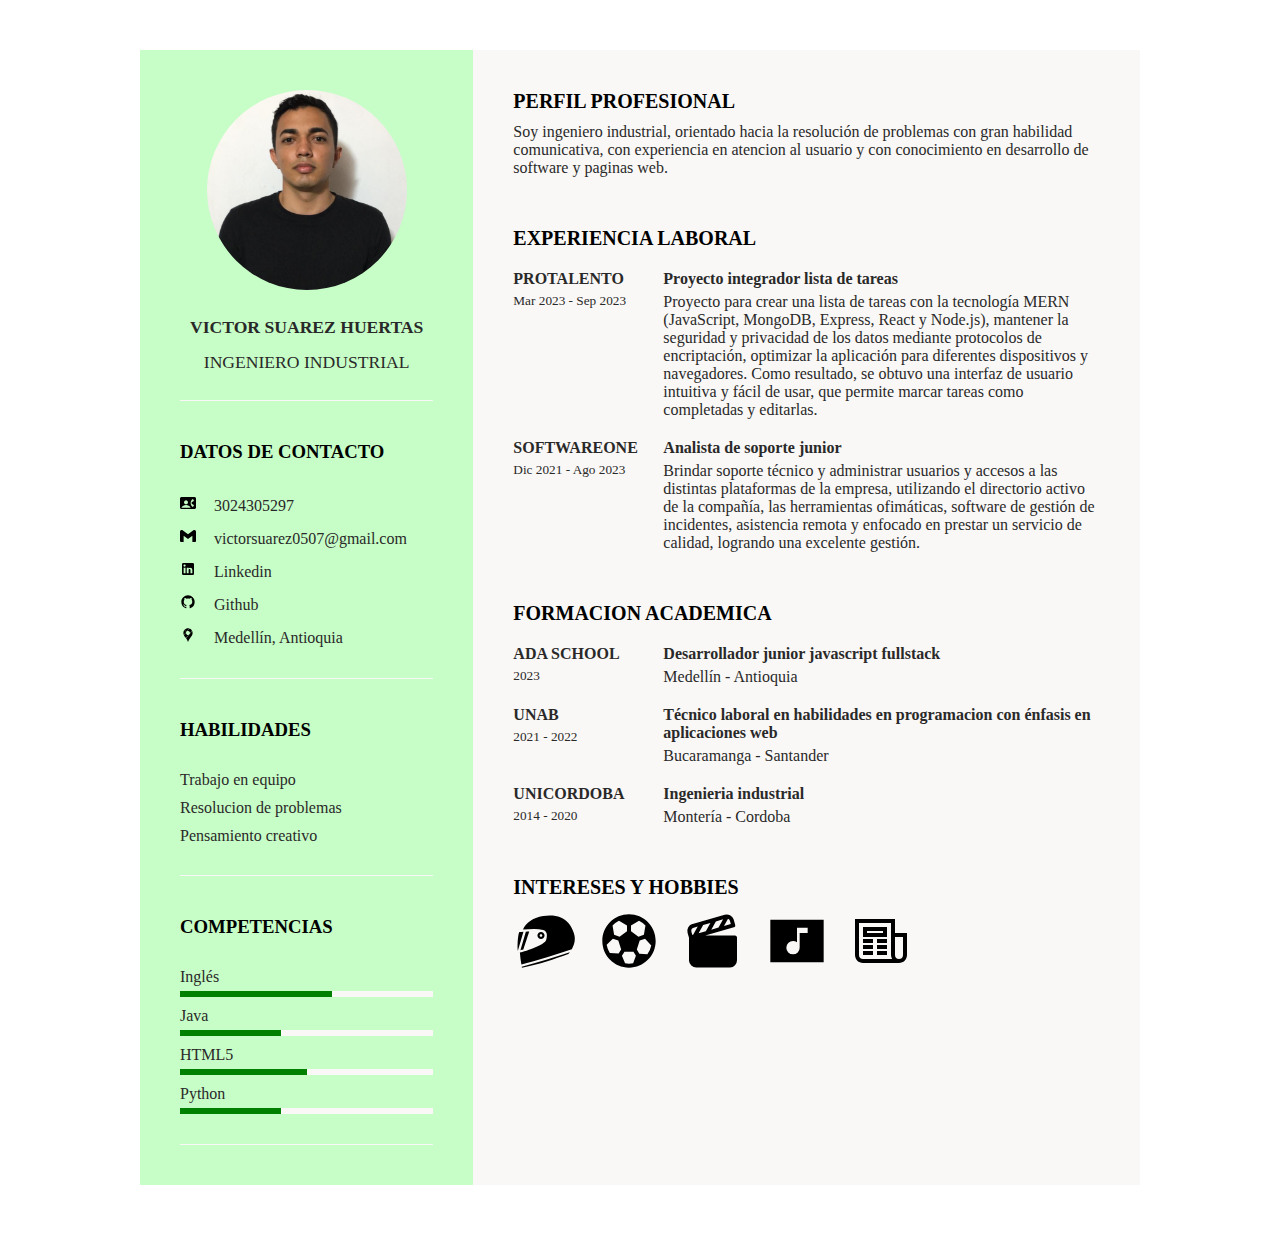
<file: index.html>
<!DOCTYPE html>
<html lang="en">
<head>
    <meta charset="UTF-8">
    <meta http-equiv="X-UA-Compatible" content="IE=edge">
    <meta name="viewport" content="width=device-width, initial-scale=1.0">
    <title>Hoja de vida</title>
    <link rel="stylesheet" type="text/css" href="style.css">
</head>

<body>
    <div class="contenedor">
        <div class="izquierda">
            <div class="perfil">
                <div class="foto">
                    <img src="images/victor.jpg">
                </div>
                <h2>Victor Suarez Huertas<br><span>Ingeniero industrial</span></h2>
            </div>

            <div class="datosDeContacto">
                <h3 class="informacion">Datos de Contacto</h3>
                <ul style="list-style-type: none;">
                    <li >
                        <span class="icono"><img src="images/contact-phone.svg"></span>
                        <span class="datos">3024305297</span>
                    </li>
                    <li>
                        <span class="icono"><img src="images/gmail.svg"></span>
                        <span class="datos">victorsuarez0507@gmail.com</span>
                    </li>
                    <li>
                        <span class="icono"><img src="images/linkedin.svg"></span>
                        <span class="datos"><a href="https://www.linkedin.com/in/victor-manuel-suarez-huertas-447774263/" target="_blank">Linkedin</a></span>
                    </li>
                    <li>
                        <span class="icono"><img src="images/github-fill.svg"></span>
                        <span class="datos"><a href="https://github.com/VictorSuarez0507" target="_blank">Github</a></span>
                    </li>
                    <li>
                        <span class="icono"><img src="images/google-maps.svg"></span>
                        <span class="datos">Medellín, Antioquia</span>
                    </li>
                </ul>
            </div>
            <div class="datosDeContacto habilidades">
                <h3 class="competencia">Habilidades</h3>
                <ul>
                    <li>Trabajo en equipo</li>
                    <li>Resolucion de problemas</li>
                    <li> Pensamiento creativo</li>                    
                </ul>
            </div>
            <div class="datosDeContacto tecnica">
                <h3 class="otrasCompetencia">Competencias</h3>
                <ul>
                    <li>
                        <span class="texto">Inglés</span>
                        <span class="porcentaje">
                            <div style="width: 60%;"></div>
                        </span>
                    </li>
                    <li>
                        <span class="texto">Java</span>
                        <span class="porcentaje">
                            <div style="width: 40%;"></div>
                        </span>
                    </li>
                    <li>
                        <span class="texto">HTML5</span>
                        <span class="porcentaje">
                            <div style="width: 50%;"></div>
                        </span>
                    </li>
                    <li>
                        <span class="texto">Python</span>
                        <span class="porcentaje">
                            <div style="width: 40%;"></div>
                        </span>
                    </li>
                </ul>
            </div>
        </div>
        
        <div class="derecha">
            <div class="perfilProfesional">
                <h2 class="resumen">Perfil Profesional</h2>
                <p>
                    Soy ingeniero industrial, orientado hacia la resolución de problemas
                    con gran habilidad comunicativa, con experiencia en atencion al 
                    usuario y con conocimiento en desarrollo de software y paginas web.
                </p>
            </div>
            <div class="perfilProfesional">
                <h2 class="resumen">Experiencia Laboral</h2> 
                <div class="experiencia">
                    <div class="empresa">
                        <h4>ProTalento</h4>
                        <h5>Mar 2023 - Sep 2023 </h5>
                    </div>
                    <div class="parrafo">
                        <h4>Proyecto integrador lista de tareas</h4>
                        <p>Proyecto para crear una lista de tareas con la tecnología MERN (JavaScript, MongoDB,
                            Express, React y Node.js), mantener la seguridad y privacidad de los datos mediante
                            protocolos de encriptación, optimizar la aplicación para diferentes dispositivos y
                            navegadores. Como resultado, se obtuvo una interfaz de usuario intuitiva y fácil de usar,
                            que permite marcar tareas como completadas y editarlas.
                        </p>
                    </div>   
                </div> 
                <div class="experiencia">
                    <div class="empresa">
                        <h4>Softwareone</h4>
                        <h5>Dic 2021 - Ago 2023</h5>
                    </div>    
                    <div class="parrafo">
                        <h4>Analista de soporte junior</h4>
                        <p>Brindar soporte técnico y administrar usuarios y accesos a las distintas plataformas de la
                            empresa, utilizando el directorio activo de la compañía, las herramientas ofimáticas,
                            software de gestión de incidentes, asistencia remota y enfocado en prestar un servicio de
                            calidad, logrando una excelente gestión.
                        </p>
                    </div>   
                </div> 
            </div>
            <div class="perfilProfesional">
                <h2 class="resumen">Formacion Academica</h2> 
                <div class="experiencia">
                    <div class="empresa">
                        <h4>Ada School</h4>
                        <h5>2023 </h5>
                    </div>
                    <div class="parrafo">
                        <h4>Desarrollador junior javascript fullstack</h4>
                        <p>Medellín - Antioquia</p>
                    </div>   
                </div> 
                <div class="experiencia">
                    <div class="empresa">
                        <h4>Unab</h4>
                        <h5>2021 - 2022</h5>
                    </div>
                    <div class="parrafo">
                        <h4>Técnico laboral en habilidades en programacion con énfasis en aplicaciones web</h4>
                        <p>Bucaramanga - Santander</p>
                    </div>   
                </div>
                <div class="experiencia">
                    <div class="empresa">
                        <h4>Unicordoba</h4>
                        <h5>2014 - 2020</h5>
                    </div>    
                    <div class="parrafo">
                        <h4>Ingenieria industrial</h4>
                        <p>Montería - Cordoba</p>
                    </div>   
                </div> 
            </div> 

            <div class="perfilProfesional">
                <h2 class="resumen">Intereses y hobbies</h2>  
                <div class="hobbies">
                    <img src="images/full-motorcycle-helmet.svg"> 
                    <img src="images/sport-soccer-24-filled.svg">
                    <img src="images/movies-and-tv-24-filled.svg">
                    <img src="images/music-video-sharp.svg">
                    <img src="images/news.svg">
                </div>                 
            </div>  
        </div>
    </div>    
</body>
</html>
</file>
<file: style.css>
*{
    margin: 0;
    padding: 0;
    box-sizing: border-box;
}
body{
    background: white;
    display: flex;
    justify-content: center;
    align-items: center;
    min-height: 100vh;
}
.contenedor{
    position: relative;
    width: 100%;
    max-width: 1000px;
    min-height: 1000px;
    background: white;
    margin: 50px;
    display: grid;
    grid-template-columns: 1fr 2fr;
}
.contenedor .izquierda{
    position: relative;
    background: rgb(199, 254, 199);
    padding: 40px;

}
.perfil{
    position: relative;
    display: flex;
    flex-direction: column;
    align-items: center;
    padding-bottom: 20px;
    border-bottom: 1px solid rgb(249, 248, 246);
}
.perfil .foto{
    position: relative;
    width: 200px;
    height: 200px;
    border-radius: 50%;
    overflow: hidden;
}
.perfil .foto img{
    position: absolute;
    top: 0;
    left: 0;
    width: 100%;
    height: 100%;
    object-fit: cover;
}
.perfil h2{
    color: rgb(42, 41, 41);
    text-transform: uppercase;
    font-size: 1.1em;
    margin-top: 20px;
    text-align: center;
    font-weight: 700;
    line-height: 2em;
}
.perfil span{
    font-size: 1em;
    font-weight: 100;
    color: rgb(42, 41, 41);
}
.datosDeContacto{
    padding-top: 40px;
    position: relative;
    display: flex;
    flex-direction: column;
    padding-bottom: 20px;
    border-bottom: 1px solid rgb(249, 248, 246)
}
.informacion{
    color: rgb(0, 0, 0);
    text-transform: uppercase;
    font-weight: 550;
    margin-bottom: 20px;
}
.datosDeContacto ul li{
    position: relative;
    list-style: none;
    color: rgb(42, 41, 41);
    margin: 10px 0;
    cursor: pointer;
}
.datosDeContacto ul li .icono{
    display: inline-block;
    width: 30px;
    font-size: 20px;
}
.datosDeContacto ul li span a{
    display: inline-block;
    color: rgb(42, 41, 41);
    text-decoration: none;
}
.competencia{
    color: black;
    text-transform: uppercase;
    font-weight: 550;
    margin-bottom: 20px;
}
.datosDeContacto.habilidades li{
    color: rgb(42, 41, 41);
    margin-bottom: 10px;
}
.otrasCompetencia{
    color: black;
    text-transform: uppercase;
    font-weight: 550;
    margin-bottom: 20px;
}
.datosDeContacto.tecnica .porcentaje{
    position: relative;
    width: 100%;
    height: 6px;
    background: rgb(249, 248, 246);
    display: block;
    margin-top: 5px;
}
.datosDeContacto.tecnica .porcentaje div{
    position: absolute;
    top: 0;
    left: 0;
    height: 100%;
    background: green;
}

.contenedor .derecha{
    position: relative;
    background: rgb(249, 248, 246);
    padding: 40px;
}
.perfilProfesional{
    margin-bottom: 50px;
}
.perfilProfesional:last-child{
    margin-bottom: 0;
}
.resumen{
    color:black ;
    text-transform: uppercase;
    margin-bottom: 10px;
    font-weight: 550;
    font-size: 20px;
}
p{
    color:rgb(42, 41, 41);
    text-align: left;
}
.perfilProfesional .experiencia{
    display: flex;
    flex-direction: row;
    margin: 20px 0;
}
.perfilProfesional .experiencia .empresa{
    min-width: 150px;
}
.perfilProfesional .experiencia .empresa h4{
    text-transform: uppercase;
    color:rgb(42, 41, 41);
    font-weight: 550;
}
.perfilProfesional .experiencia .empresa h5{
    color:rgb(42, 41, 41);
    font-weight: 530;
    margin-top: 5px;
}
.perfilProfesional .experiencia .parrafo h4{
    color: rgb(42, 41, 41);
    font-weight: 550;
    font-size: 16px;
    margin-bottom: 5px;
}
.hobbies{
    display: flex;
    flex-direction: row;
}
.perfilProfesional .hobbies img{
    margin-right: 20px;
}
</file>
